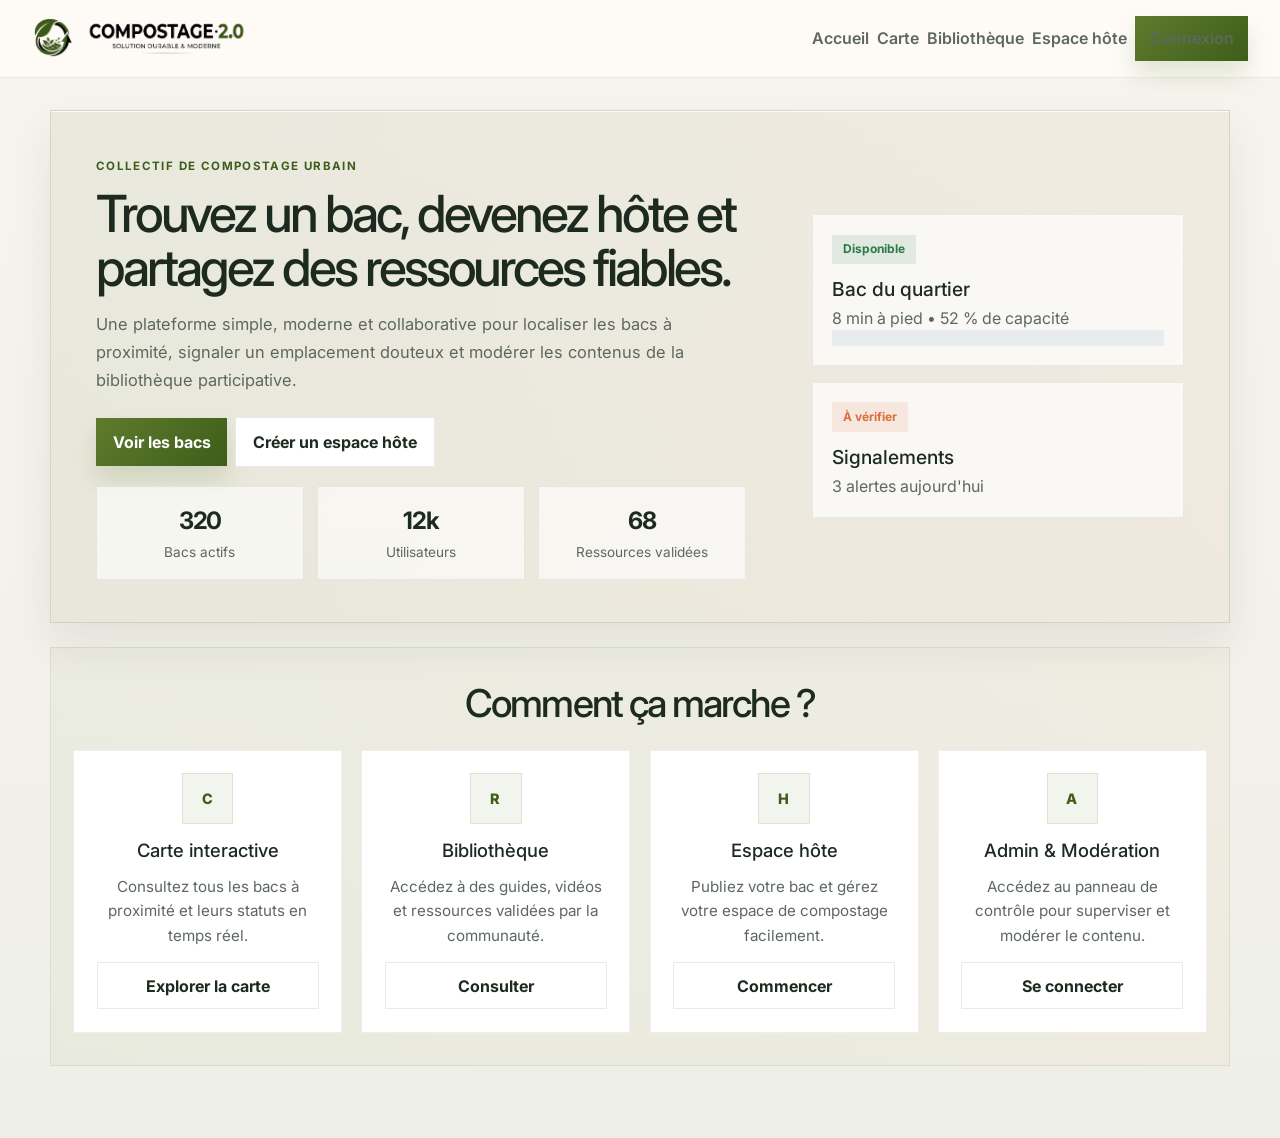
<file: index.html>
<!doctype html>
<html lang="fr">
<head>
  <meta charset="utf-8">
  <meta name="viewport" content="width=device-width,initial-scale=1">
  <title>compostage2.0 — Accueil</title>
  <link rel="manifest" href="manifest.json">
  <link rel="icon" type="image/png" href="favicon.png">
  
  <link rel="stylesheet" href="bootstrap/css/bootstrap.min.css">
  <link rel="stylesheet" href="assets/css/style.css">
  <link rel="preconnect" href="https://fonts.googleapis.com">
  <link rel="preconnect" href="https://fonts.gstatic.com" crossorigin>
  
  <link href="https://fonts.googleapis.com/css2?family=Inter:wght@300;400;500;600;700;800;900&display=swap" rel="stylesheet">
  


</head>
<body>
  <header class="topbar">
    <div class="brand">
      
      <img src="iconify.png" alt="Compostage 2.0 - Logo" class="logo-img">
      <img src="logo.png" alt="Compostage 2.0 - Logo" class="logo-img">
    </div>
    <nav class="main-nav d-flex align-items-center flex-wrap gap-2" aria-label="Navigation principale">
      <a href="index.html">Accueil</a>
      <a href="carte.html">Carte</a>
      <a href="bibliotheque.html">Bibliothèque</a>
      <a href="host.html">Espace hôte</a>
      <a href="connexion.html" class="btn btn-primary btn-small">Connexion</a>
    </nav>
  </header>

  <main class="page-shell">
    <section class="hero panel">
      <div class="hero-copy">
        <span class="eyebrow">Collectif de compostage urbain</span>
        <h1>Trouvez un bac, devenez hôte et partagez des ressources fiables.</h1>
        <p>Une plateforme simple, moderne et collaborative pour localiser les bacs à proximité, signaler un emplacement douteux et modérer les contenus de la bibliothèque participative.</p>
        <div class="cta-row d-flex flex-wrap align-items-center gap-2">
          <a href="carte.html" class="btn btn-primary">Voir les bacs</a>
          <a href="host.html" class="btn btn-secondary">Créer un espace hôte</a>
        </div>
        <div class="stats-grid">
          <div class="stat-card">
            <strong>320</strong>
            <span>Bacs actifs</span>
          </div>
          <div class="stat-card">
            <strong>12k</strong>
            <span>Utilisateurs</span>
          </div>
          <div class="stat-card">
            <strong>68</strong>
            <span>Ressources validées</span>
          </div>
        </div>
      </div>
      <div class="hero-panel">
        <div class="mini-card">
          <span class="status-pill success">Disponible</span>
          <h3>Bac du quartier</h3>
          <p>8 min à pied • 52 % de capacité</p>
          <div class="progress"><span style="width:52%"></span></div>
        </div>
        <div class="mini-card accent">
          <span class="status-pill warning">À vérifier</span>
          <h3>Signalements</h3>
          <p>3 alertes aujourd'hui</p>
        </div>
      </div>
    </section>

    <section class="features-panel">
      <h2>Comment ça marche ?</h2>
      <div class="features-grid">
        <div class="feature-card">
          <div class="feature-icon">C</div>
          <h3>Carte interactive</h3>
          <p>Consultez tous les bacs à proximité et leurs statuts en temps réel.</p>
          <a href="carte.html" class="btn btn-secondary btn-small">Explorer la carte</a>
        </div>
        <div class="feature-card">
          <div class="feature-icon">R</div>
          <h3>Bibliothèque</h3>
          <p>Accédez à des guides, vidéos et ressources validées par la communauté.</p>
          <a href="bibliotheque.html" class="btn btn-secondary btn-small">Consulter</a>
        </div>
        <div class="feature-card">
          <div class="feature-icon">H</div>
          <h3>Espace hôte</h3>
          <p>Publiez votre bac et gérez votre espace de compostage facilement.</p>
          <a href="host.html" class="btn btn-secondary btn-small">Commencer</a>
        </div>
        <div class="feature-card">
          <div class="feature-icon">A</div>
          <h3>Admin & Modération</h3>
          <p>Accédez au panneau de contrôle pour superviser et modérer le contenu.</p>
          <a href="connexion.html" class="btn btn-secondary btn-small">Se connecter</a>
        </div>
      </div>
    </section>
  </main>

  <div id="toast" aria-live="polite"></div>

  <script>
    if ('serviceWorker' in navigator) navigator.serviceWorker.register('/sw.js');
  </script>
</body>
</html>
</file>
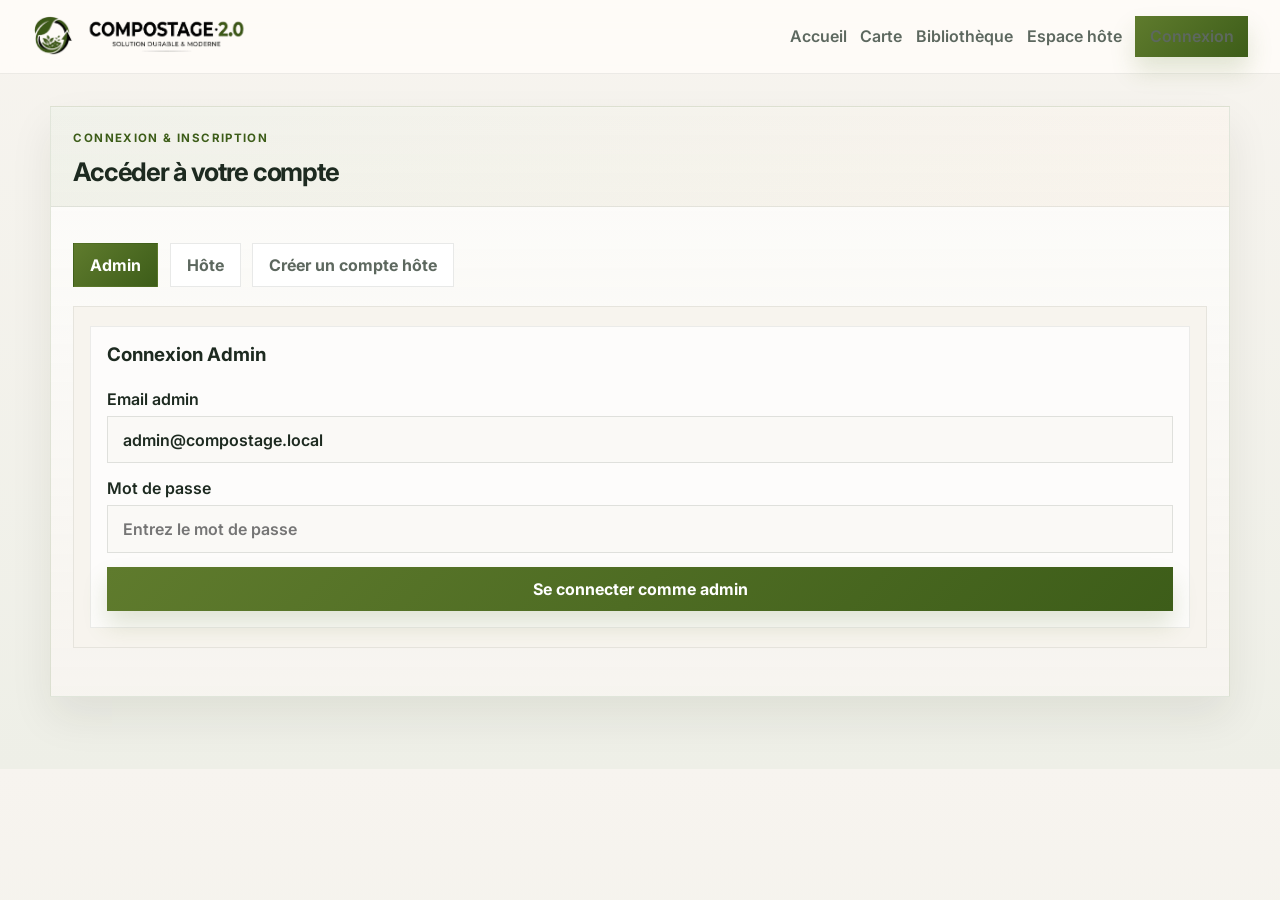
<file: admin.html>
<!doctype html>
<html lang="fr">
<head>
  <meta charset="utf-8">
  <meta name="viewport" content="width=device-width,initial-scale=1">
  <title>compostage2.0 — Admin</title>
  <link rel="manifest" href="manifest.json">
  <link rel="icon" type="image/png" href="favicon.png">
  <link rel="stylesheet" href="assets/css/style.css">
  <link rel="preconnect" href="https://fonts.googleapis.com">
  <link rel="preconnect" href="https://fonts.gstatic.com" crossorigin>
  <link href="https://fonts.googleapis.com/css2?family=Inter:wght@300;400;500;600;700;800;900&display=swap" rel="stylesheet">
</head>
<body>
  <header class="topbar">
   <div class="brand">
      
      <img src="iconify.png" alt="Compostage 2.0 - Logo" class="logo-img">
      <img src="logo.png" alt="Compostage 2.0 - Logo" class="logo-img">
    </div>
    <nav class="main-nav" aria-label="Navigation principale">
      <a href="index.html">Accueil</a>
      <a href="carte.html">Carte</a>
      <a href="bibliotheque.html">Bibliothèque</a>
      <a href="host.html">Espace hôte</a>
      <a href="admin.html" class="btn btn-primary btn-small">Admin</a>
    </nav>
  </header>

  <main class="page-shell">
    <section id="admin" class="panel admin-panel">
      <div class="section-head">
        <div>
          <span class="eyebrow">Panneau d'administration</span>
          <h2>Supervision et modération</h2>
        </div>
        <button id="logout-btn" type="button" class="btn btn-warning btn-small">Déconnexion</button>
      </div>

      <div class="admin-tabs" role="tablist" aria-label="Sections admin">
        <button type="button" class="tab-button active" data-tab="hosts">Hôtes</button>
        <button type="button" class="tab-button" data-tab="reports">Signalements</button>
        <button type="button" class="tab-button" data-tab="library">Bibliothèque</button>
      </div>

      <div class="admin-content">
        <div id="hosts-panel" class="admin-panel-section active">
          <div class="admin-list" id="admin-hosts-list"></div>
        </div>

        <div id="reports-panel" class="admin-panel-section">
          <div class="admin-list" id="admin-reports-list"></div>
        </div>

        <div id="library-panel" class="admin-panel-section">
          <div class="admin-list" id="admin-library-list"></div>
        </div>
      </div>
    </section>
  </main>

  <div id="toast" aria-live="polite"></div>

  <script src="assets/js/pages.js"></script>
  <script src="assets/js/admin.js"></script>
  <script>
    if ('serviceWorker' in navigator) navigator.serviceWorker.register('/sw.js');
  </script>
</body>
</html>
</file>
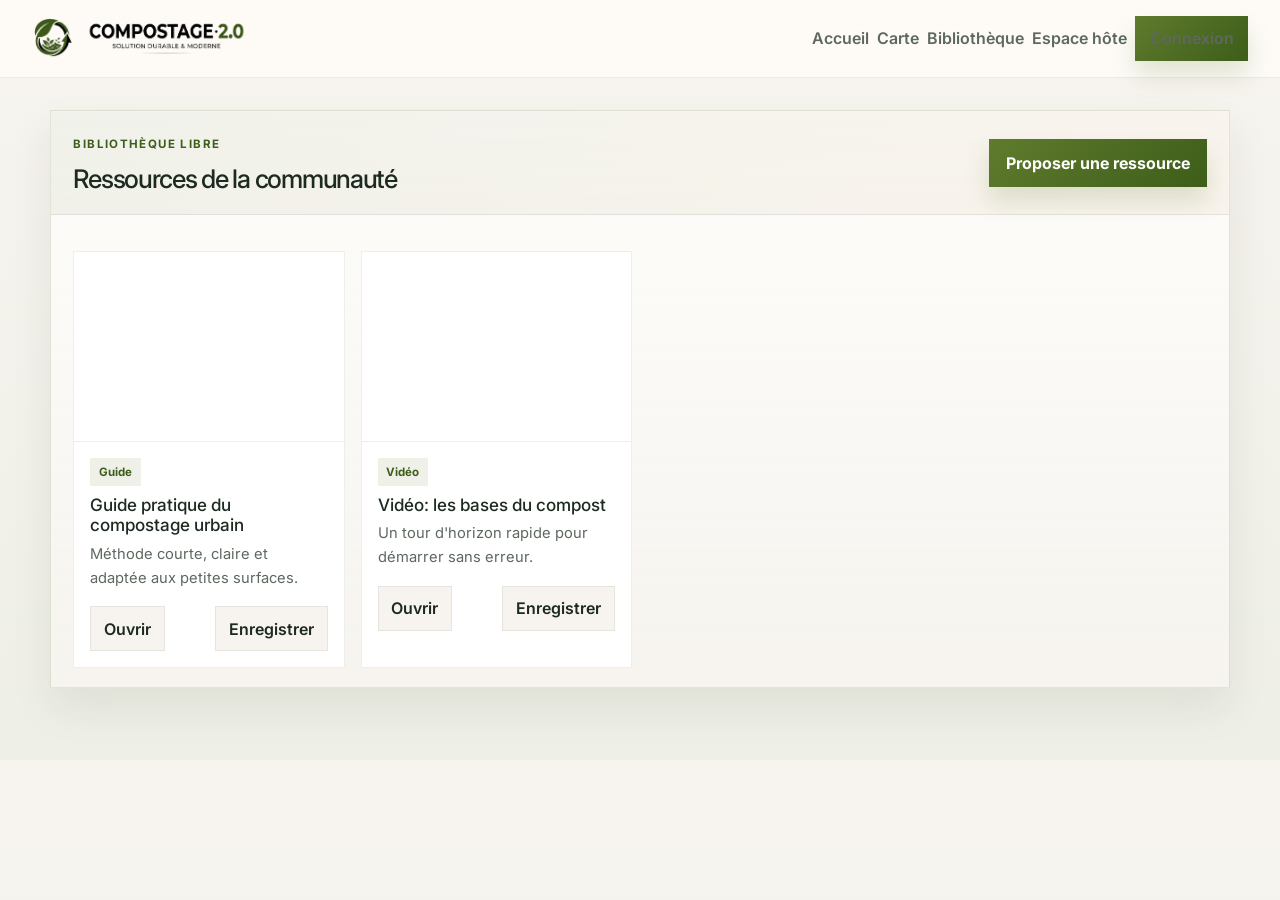
<file: bibliotheque.html>
<!doctype html>
<html lang="fr">
<head>
  <meta charset="utf-8">
  <meta name="viewport" content="width=device-width,initial-scale=1">
  <title>compostage2.0 — Bibliothèque</title>
  <link rel="manifest" href="manifest.json">
  <link rel="icon" type="image/png" href="favicon.png">
  <link rel="stylesheet" href="bootstrap/css/bootstrap.min.css">
  <link rel="stylesheet" href="assets/css/style.css">
  <link rel="preconnect" href="https://fonts.googleapis.com">
  <link rel="preconnect" href="https://fonts.gstatic.com" crossorigin>
  <link href="https://fonts.googleapis.com/css2?family=Inter:wght@300;400;500;600;700;800;900&display=swap" rel="stylesheet">
</head>
<body>
  <header class="topbar">
   <div class="brand">
      
      <img src="iconify.png" alt="Compostage 2.0 - Logo" class="logo-img">
      <img src="logo.png" alt="Compostage 2.0 - Logo" class="logo-img">
    </div>
    <nav class="main-nav d-flex align-items-center flex-wrap gap-2" aria-label="Navigation principale">
      <a href="index.html">Accueil</a>
      <a href="carte.html">Carte</a>
      <a href="bibliotheque.html">Bibliothèque</a>
      <a href="host.html">Espace hôte</a>
      <a href="connexion.html" class="btn btn-primary btn-small">Connexion</a>
    </nav>
  </header>

  <main class="page-shell">
    <section id="bibliotheque" class="panel">
      <div class="section-head">
        <div>
          <span class="eyebrow">Bibliothèque libre</span>
          <h2>Ressources de la communauté</h2>
        </div>
        <button id="add-resource" type="button" class="btn btn-primary">Proposer une ressource</button>
      </div>
      <div id="library-grid" class="library-grid"></div>
    </section>
  </main>

  <div id="resource-modal" class="modal hidden" role="dialog" aria-modal="true" aria-labelledby="resource-modal-title">
    <div class="modal-card">
      <div class="modal-header">
        <h3 id="resource-modal-title">Proposer une ressource</h3>
        <button type="button" class="close-modal" data-close="resource-modal">×</button>
      </div>
      <form id="resource-form">
        <label>
          Titre
          <input type="text" name="title" required>
        </label>
        <label>
          Description
          <textarea name="description" rows="3" required></textarea>
        </label>
        <div class="field-row two-col">
          <label>
            Catégorie
            <select name="category" required>
              <option value="Livre">Livre</option>
              <option value="Guide">Guide</option>
              <option value="Vidéo">Vidéo</option>
              <option value="Lien">Lien</option>
            </select>
          </label>
          <label>
            Lien de la ressource
            <input type="url" name="contentLink" placeholder="https://...">
          </label>
        </div>
        <label>
          Ajouter un fichier PDF ou TXT
          <input type="file" name="contentFile" accept=".pdf,.txt,.doc,.docx">
        </label>
        <label>
          URL de la couverture
          <input type="url" name="coverUrl" placeholder="https://...">
        </label>
        <label>
          Ajouter une image de couverture
          <input type="file" name="coverFile" accept="image/*">
        </label>
        <button type="submit" class="btn btn-primary submit-btn">Soumettre pour validation</button>
      </form>
    </div>
  </div>

  <div id="toast" aria-live="polite"></div>

  <script src="assets/js/pages.js"></script>
  <script src="assets/js/bibliotheque.js"></script>
  <script>
    if ('serviceWorker' in navigator) navigator.serviceWorker.register('/sw.js');
  </script>
</body>
</html>
</file>
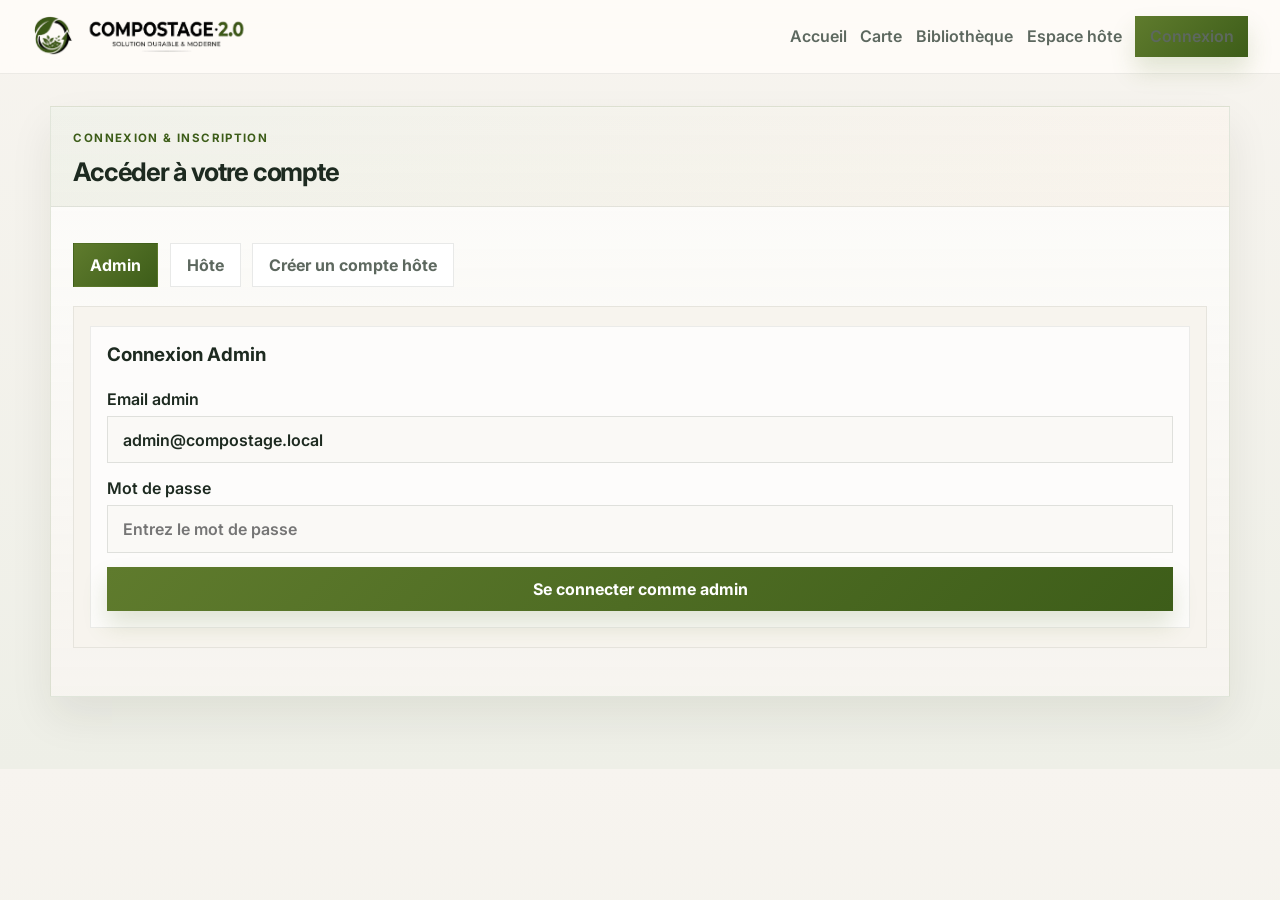
<file: connexion.html>
<!doctype html>
<html lang="fr">
<head>
  <meta charset="utf-8">
  <meta name="viewport" content="width=device-width,initial-scale=1">
  <title>compostage2.0 — Connexion</title>
  <link rel="manifest" href="manifest.json">
  <link rel="icon" type="image/png" href="favicon.png">
  <link rel="stylesheet" href="assets/css/style.css">
  <link rel="preconnect" href="https://fonts.googleapis.com">
  <link rel="preconnect" href="https://fonts.gstatic.com" crossorigin>
  <link href="https://fonts.googleapis.com/css2?family=Inter:wght@300;400;500;600;700;800;900&display=swap" rel="stylesheet">
</head>
<body>
  <header class="topbar">
   <div class="brand">
      
      <img src="iconify.png" alt="Compostage 2.0 - Logo" class="logo-img">
      <img src="logo.png" alt="Compostage 2.0 - Logo" class="logo-img">
    </div>
    <nav class="main-nav" aria-label="Navigation principale">
      <a href="index.html">Accueil</a>
      <a href="carte.html">Carte</a>
      <a href="bibliotheque.html">Bibliothèque</a>
      <a href="host.html">Espace hôte</a>
      <a href="connexion.html" class="btn btn-primary btn-small">Connexion</a>
    </nav>
  </header>

  <main class="page-shell">
    <section id="connexion" class="panel auth-panel">
      <div class="section-head">
        <div>
          <span class="eyebrow">Connexion & Inscription</span>
          <h2>Accéder à votre compte</h2>
        </div>
      </div>

      <div class="auth-tabs" role="tablist" aria-label="Choix de connexion">
        <button type="button" class="auth-tab active" data-auth-tab="admin">Admin</button>
        <button type="button" class="auth-tab" data-auth-tab="host">Hôte</button>
        <button type="button" class="auth-tab" data-auth-tab="register">Créer un compte hôte</button>
      </div>

      <div class="auth-box">
        <form id="admin-login-form" class="auth-form active">
          <h3>Connexion Admin</h3>
          <label>
            Email admin
            <input type="email" value="admin@compostage.local" readonly>
          </label>
          <label>
            Mot de passe
            <input type="password" id="admin-pass" placeholder="Entrez le mot de passe" required>
          </label>
          <button type="submit" class="btn btn-primary">Se connecter comme admin</button>
        </form>

        <form id="host-login-form" class="auth-form">
          <h3>Connexion Hôte</h3>
          <label>
            Email
            <input type="email" id="host-login-email" placeholder="hote@email.com" required>
          </label>
          <label>
            Mot de passe
            <input type="password" id="host-login-pass" placeholder="Votre mot de passe" required>
          </label>
          <button type="submit" class="btn btn-primary">Se connecter comme hôte</button>
        </form>

        <form id="host-register-form" class="auth-form">
          <h3>Créer un compte hôte</h3>
          <label>
            Nom
            <input type="text" id="host-name" placeholder="Noms et prénom" required>
          </label>
          <label>
            Email
            <input type="email" id="host-email" placeholder="votre@email.com" required>
          </label>
          <label>
            Numéro de téléphone
            <input type="tel" id="host-phone" placeholder="+257 68 000 00" required>
          </label>
          <label>
            Mot de passe
            <input type="password" id="host-password" placeholder="Créez un mot de passe" required>
          </label>
          <button type="submit" class="btn btn-secondary">Créer mon compte hôte</button>
        </form>
      </div>
    </section>
  </main>

  <div id="toast" aria-live="polite"></div>

  <script src="assets/js/pages.js"></script>
  <script src="assets/js/connexion.js"></script>
  <script>
    if ('serviceWorker' in navigator) navigator.serviceWorker.register('/sw.js');
  </script>
</body>
</html>
</file>
<file: assets/css/style.css>
:root {
  --bg: #f4f1ea;
  --panel: #fffdf9;
  --panel-soft: #f0efe9;
  --surface: #e9e4d8;
  --ink: #1d2a20;
  --muted: #5d685f;
  --primary: #5f7b2d;
  --primary-deep: #3d5d19;
  --secondary: #d49a5a;
  --warning: #d96f3d;
  --danger: #c94e4e;
  --success: #2d7a49;
  --border: rgba(29, 42, 32, 0.08);
  --shadow: 0 18px 45px rgba(35, 51, 25, 0.08);
}

* {
  box-sizing: border-box;
  border-radius: 0 !important;
}

*::before,
*::after {
  border-radius: 0 !important;
}

html {
  scroll-behavior: smooth;
}

body {
  margin: 0;
  font-family: "Inter", Arial, sans-serif;
  background: linear-gradient(180deg, #f7f4ef 0%, #eeefe7 100%);
  color: var(--ink);
}

a {
  color: inherit;
  text-decoration: none;
}

button,
input,
select,
textarea {
  font: inherit;
}

button {
  cursor: pointer;
}

.topbar {
  position: sticky;
  top: 0;
  z-index: 20;
  display: flex;
  justify-content: space-between;
  align-items: center;
  gap: 1rem;
  padding: 1rem 2rem;
  background: rgba(255, 253, 249, 0.82);
  backdrop-filter: blur(18px);
  border-bottom: 1px solid var(--border);
}

.logo-img {
  height: 40px;
  /* Ajustez la hauteur souhaitée */
  width: auto;
  /* Conserve le ratio d'aspect */
  display: block;
}

.brand {
  display: flex;
  align-items: center;
  gap: 0.75rem;
  font-weight: 800;
  letter-spacing: -0.04em;
}

.brand-mark {
  width: 2.2rem;
  height: 2.2rem;
  display: grid;
  place-items: center;
  border-radius: 0.8rem;
  background: linear-gradient(135deg, var(--primary), var(--primary-deep));
  color: #fff;
  box-shadow: var(--shadow);
}

.main-nav {
  display: flex;
  align-items: center;
  gap: 0.85rem;
  flex-wrap: wrap;
}

.main-nav a {
  color: var(--muted);
  font-weight: 600;
}

.page-shell {
  max-width: 1220px;
  margin: 0 auto;
  padding: 2rem 1.25rem 3rem;
}

.panel {
  position: relative;
  background: linear-gradient(180deg, rgba(255, 255, 255, 0.78) 0%, rgba(248, 245, 240, 0.9) 100%);
  border: 1px solid rgba(61, 93, 25, 0.14);
  border-radius: 1.8rem;
  box-shadow: 0 20px 40px rgba(34, 42, 22, 0.08), inset 0 1px 0 rgba(255, 255, 255, 0.8);
  padding: 0;
  margin-bottom: 1.5rem;
  overflow: hidden;
}

.panel>* {
  padding-left: 1.4rem;
  padding-right: 1.4rem;
}

.panel>.section-head,
.panel>.admin-tabs,
.panel>.admin-content,
.panel>.auth-tabs,
.panel>.auth-box,
.panel>.host-grid,
.panel>.map-layout,
.panel>.library-grid,
.panel>.hero-copy,
.panel>.hero-panel,
.panel>.host-form,
.panel>.host-side-card {
  padding-top: 1.2rem;
  padding-bottom: 1.2rem;
}

.hero {
  display: grid;
  grid-template-columns: 1.25fr 0.75fr;
  gap: 1.3rem;
  background: linear-gradient(135deg, rgba(97, 122, 49, 0.09), rgba(212, 154, 90, 0.09));
  padding: 1.4rem;
}

.eyebrow {
  display: inline-block;
  margin-bottom: 0.7rem;
  text-transform: uppercase;
  letter-spacing: 0.12em;
  font-size: 0.72rem;
  color: var(--primary-deep);
  font-weight: 700;
}

.hero-copy h1 {
  margin: 0;
  font-size: clamp(2.2rem, 4vw, 4rem);
  line-height: 1.05;
  letter-spacing: -0.06em;
}

.hero-copy p {
  margin: 1rem 0 1.4rem;
  max-width: 650px;
  color: var(--muted);
  font-size: 1.03rem;
  line-height: 1.7;
}

.cta-row {
  display: flex;
  flex-wrap: wrap;
  gap: 0.8rem;
  margin-bottom: 1.2rem;
}

.btn {
  display: inline-flex;
  align-items: center;
  justify-content: center;
  border: 1px solid transparent;
  padding: 0.75rem 1.05rem;
  font-weight: 700;
  transition: transform 0.2s ease, box-shadow 0.2s ease, opacity 0.2s ease;
  border: none;
}

.btn:hover {
  transform: translateY(-1px);
}

.btn-primary {
  background: linear-gradient(135deg, var(--primary), var(--primary-deep));
  color: #fff;
  box-shadow: 0 14px 24px rgba(95, 123, 45, 0.18);
}

.btn-secondary {
  background: #fff;
  border: 1px solid rgba(29, 42, 32, 0.1);
  color: var(--ink);
}

.btn-warning {
  background: linear-gradient(135deg, var(--warning), #c95c35);
  color: #fff;
}

.btn-small {
  padding: 0.65rem 0.9rem;
}

.stats-grid {
  display: grid;
  grid-template-columns: repeat(3, minmax(110px, 1fr));
  gap: 0.8rem;
}

.stat-card {
  padding: 1rem 0.8rem;
  border-radius: 1rem;
  background: rgba(255, 255, 255, 0.62);
  border: 1px solid var(--border);
  text-align: center;
}

.stat-card strong {
  display: block;
  font-size: 1.5rem;
  letter-spacing: -0.05em;
}

.stat-card span {
  color: var(--muted);
  font-size: 0.85rem;
}

.hero-panel {
  display: grid;
  gap: 1rem;
  align-content: center;
}

.mini-card {
  background: rgba(255, 255, 255, 0.7);
  border: 1px solid var(--border);
  border-radius: 1.2rem;
  padding: 1.2rem;
}

.mini-card h3 {
  margin: 0.9rem 0 0.3rem;
  font-size: 1.2rem;
}

.mini-card p {
  margin: 0;
  color: var(--muted);
}

.section-head {
  display: flex;
  align-items: center;
  justify-content: space-between;
  gap: 1rem;
  margin-bottom: 0;
  padding: 1.2rem 1.4rem 1rem;
  background: linear-gradient(135deg, rgba(95, 123, 45, 0.08), rgba(212, 154, 90, 0.08));
  border-bottom: 1px solid rgba(29, 42, 32, 0.08);
}

.section-head h2 {
  margin: 0;
  font-size: clamp(1.5rem, 2vw, 2.3rem);
  letter-spacing: -0.05em;
}

.inline-actions {
  display: flex;
  flex-wrap: wrap;
  gap: 0.75rem;
}

.map-layout {
  display: grid;
  grid-template-columns: 1.6fr 0.9fr;
  gap: 1rem;
  padding: 1.2rem 1.4rem 1.4rem;
}

#map,
#host-map {
  width: 100%;
  min-height: 360px;
  border-radius: 1.1rem;
  overflow: hidden;
  border: 1px solid var(--border);
}

.host-list {
  display: flex;
  flex-direction: column;
  gap: 0.8rem;
}

.host-item {
  background: #f8f6f1;
  border: 1px solid var(--border);
  border-radius: 1rem;
  padding: 1rem;
}

.host-item-top {
  display: flex;
  justify-content: space-between;
  align-items: center;
  gap: 0.75rem;
  margin-bottom: 0.7rem;
}

.host-item h3 {
  margin: 0;
  font-size: 1.05rem;
}

.host-item p {
  margin: 0.3rem 0;
  color: var(--muted);
}

.host-item-actions {
  display: flex;
  gap: 0.6rem;
  flex-wrap: wrap;
  margin-top: 0.85rem;
}

.status-pill {
  display: inline-flex;
  align-items: center;
  padding: 0.35rem 0.7rem;
  border-radius: 999px;
  font-size: 0.75rem;
  font-weight: 700;
}

.status-pill.success {
  background: rgba(45, 122, 73, 0.12);
  color: var(--success);
}

.status-pill.warning {
  background: rgba(217, 111, 61, 0.12);
  color: var(--warning);
}

.status-pill.danger {
  background: rgba(201, 78, 78, 0.12);
  color: var(--danger);
}

.library-grid {
  display: grid;
  grid-template-columns: repeat(3, minmax(220px, 1fr));
  gap: 1rem;
}

.resource-card {
  background: #fff;
  border: 1px solid var(--border);
  border-radius: 1.2rem;
  overflow: hidden;
}

.resource-cover {
  height: 180px;
  background-size: cover;
  background-position: center;
}

.resource-body {
  padding: 1rem;
}

.resource-tag {
  display: inline-block;
  padding: 0.35rem 0.6rem;
  border-radius: 999px;
  background: rgba(95, 123, 45, 0.12);
  color: var(--primary-deep);
  font-size: 0.72rem;
  font-weight: 700;
  margin-bottom: 0.75rem;
}

.resource-body h3 {
  margin: 0 0 0.5rem;
  font-size: 1.15rem;
}

.resource-body p {
  margin: 0;
  color: var(--muted);
  line-height: 1.6;
}

.resource-links {
  display: flex;
  justify-content: space-between;
  align-items: center;
  gap: 0.75rem;
  margin-top: 1rem;
}

.resource-links a,
.resource-links button {
  background: transparent;
  border: 0;
  color: var(--primary-deep);
  font-weight: 700;
}

.host-grid {
  display: grid;
  grid-template-columns: 1.2fr 0.8fr;
  gap: 1.1rem;
  padding: 1.2rem 1.4rem 1.4rem;
}

.host-form,
.auth-form,
.modal-card,
.host-side-card {
  background: rgba(255, 255, 255, 0.76);
  border: 1px solid var(--border);
  border-radius: 1.2rem;
  padding: 1rem;
}

.host-form,
.auth-form {
  display: grid;
  gap: 0.9rem;
}

label {
  display: grid;
  gap: 0.45rem;
  font-weight: 600;
  color: var(--ink);
}

input,
select,
textarea {
  width: 100%;
  border: 1px solid rgba(29, 42, 32, 0.12);
  border-radius: 0.8rem;
  padding: 0.8rem 0.9rem;
  background: #fff;
  color: var(--ink);
}

textarea {
  resize: vertical;
}

.field-row.two-col,
.coords-row {
  display: grid;
  grid-template-columns: repeat(2, minmax(0, 1fr));
  gap: 0.8rem;
}

.gps-box {
  display: grid;
  gap: 0.8rem;
  padding: 0.9rem;
  border: 1px solid var(--border);
  border-radius: 1rem;
  background: #f9f7f2;
}

.label-small {
  font-size: 0.75rem;
  text-transform: uppercase;
  letter-spacing: 0.08em;
  color: var(--muted);
  font-weight: 700;
}

.submit-btn {
  margin-top: 0.2rem;
}

.host-side-card h3 {
  margin-top: 0;
}

.host-side-card ul {
  margin: 0 0 1rem;
  padding-left: 1.1rem;
  color: var(--muted);
  line-height: 1.7;
}

.info-box {
  background: linear-gradient(135deg, rgba(95, 123, 45, 0.07), rgba(212, 154, 90, 0.08));
  border-radius: 1rem;
  border: 1px solid var(--border);
  padding: 1rem;
}

.admin-tabs,
.auth-tabs {
  display: flex;
  flex-wrap: wrap;
  gap: 0.7rem;
  margin-bottom: 0;
  padding: 1rem 1.4rem 0.2rem;
}

.tab-button,
.auth-tab {
  border: 1px solid rgba(29, 42, 32, 0.1);
  background: #fff;
  color: var(--muted);
  border-radius: 999px;
  padding: 0.7rem 1rem;
  font-weight: 700;
}

.tab-button.active,
.auth-tab.active {
  background: linear-gradient(135deg, var(--primary), var(--primary-deep));
  color: #fff;
  border-color: transparent;
}

.admin-panel-section,
.auth-form {
  display: none;
}

.admin-panel-section.active,
.auth-form.active {
  display: grid;
}

.admin-list {
  display: grid;
  gap: 0.9rem;
}

.admin-item {
  background: #fff;
  border: 1px solid var(--border);
  border-radius: 1rem;
  padding: 1rem;
}

.admin-item-head {
  display: flex;
  align-items: center;
  justify-content: space-between;
  gap: 0.75rem;
  margin-bottom: 0.6rem;
}

.admin-item-head h3 {
  margin: 0;
}

.admin-item p,
.admin-item li {
  color: var(--muted);
  line-height: 1.6;
}

.admin-actions {
  display: flex;
  flex-wrap: wrap;
  gap: 0.6rem;
  margin-top: 0.9rem;
}

.admin-actions button {
  border: 0;
  border-radius: 0.8rem;
  padding: 0.7rem 0.85rem;
  font-weight: 700;
}

.admin-actions button[data-host-status],
.admin-actions .approve {
  background: rgba(45, 122, 73, 0.1);
  color: var(--success);
}

.admin-actions button[data-host-delete],
.admin-actions .reject {
  background: rgba(201, 78, 78, 0.1);
  color: var(--danger);
}

.auth-panel {
  padding-bottom: 1.6rem;
}

.auth-box {
  background: #f7f4ee;
  border: 1px solid var(--border);
  border-radius: 1.2rem;
  padding: 1rem;
  margin: 0 1.4rem 1.4rem;
}

.auth-form h3 {
  margin-top: 0;
  margin-bottom: 0.5rem;
}

.session-pill {
  padding: 0.45rem 0.75rem;
  border-radius: 999px;
  background: rgba(95, 123, 45, 0.12);
  color: var(--primary-deep);
  font-weight: 700;
}

.modal {
  position: fixed;
  inset: 0;
  background: rgba(17, 24, 20, 0.45);
  display: flex;
  align-items: center;
  justify-content: center;
  padding: 1rem;
  z-index: 40;
}

.modal.hidden {
  display: none;
}

.modal-card {
  width: min(440px, 96vw);
  max-height: calc(100vh - 2rem);
  overflow: auto;
  padding: 1rem;
}

.modal-header {
  display: flex;
  align-items: center;
  justify-content: space-between;
  gap: 0.75rem;
  margin-bottom: 0.8rem;
}

.modal-header h3 {
  margin: 0;
}

.close-modal {
  width: 2.3rem;
  height: 2.3rem;
  border-radius: 999px;
  border: 1px solid var(--border);
  background: #fff;
  font-size: 1.4rem;
}

#toast {
  position: fixed;
  bottom: 1.25rem;
  right: 1.25rem;
  background: rgba(18, 24, 20, 0.95);
  color: #fff;
  padding: 0.9rem 1rem;
  opacity: 0;
  transform: translateY(10px);
  transition: opacity 0.2s ease, transform 0.2s ease;
  z-index: 50;
  max-width: 320px;
}

#toast.show {
  opacity: 1;
  transform: translateY(0);
}

@media (max-width: 980px) {

  .map-layout,
  .host-grid,
  .hero {
    grid-template-columns: 1fr;
  }

  .library-grid {
    grid-template-columns: repeat(2, minmax(220px, 1fr));
  }
}

button,
.btn,
.panel,
.card,
.feature-card,
.resource-card,
.host-item,
.admin-item,
.auth-box,
.modal-card,
.modal-header,
#toast,
input,
select,
textarea,
.brand-mark,
.status-pill,
.tab-button,
.auth-tab,
.close-modal,
.mini-card,
.stat-card,
.info-box,
.gps-box,
.resource-cover,
.host-form,
.host-side-card,
#map,
#host-map {
  border-radius: 0 !important;
}

.features-panel {
  background: linear-gradient(135deg, rgba(97, 122, 49, 0.05), rgba(212, 154, 90, 0.05));
  border-radius: 1.6rem;
  border: 1px solid var(--border);
  padding: 2rem 1.4rem;
  margin-bottom: 1.5rem;
}

.features-panel h2 {
  margin: 0 0 1.5rem;
  font-size: clamp(1.8rem, 3vw, 2.4rem);
  letter-spacing: -0.05em;
  text-align: center;
  color: var(--ink);
}

.features-grid {
  display: grid;
  grid-template-columns: repeat(4, minmax(200px, 1fr));
  gap: 1.2rem;
}

.feature-card {
  background: #fff;
  border: 1px solid var(--border);
  border-radius: 1.2rem;
  padding: 1.4rem;
  display: grid;
  gap: 0.9rem;
  text-align: center;
  transition: transform 0.2s ease, box-shadow 0.2s ease;
}

.feature-card:hover {
  transform: translateY(-4px);
  box-shadow: 0 12px 28px rgba(35, 51, 25, 0.12);
}

.feature-icon {
  display: grid;
  place-items: center;
  width: 3.2rem;
  height: 3.2rem;
  margin: 0 auto;
  background: rgba(95, 123, 45, 0.08);
  border: 1px solid rgba(61, 93, 25, 0.12);
  color: var(--primary-deep);
  font-size: 0.9rem;
  font-weight: 800;
  letter-spacing: 0.08em;
  text-transform: uppercase;
}

.feature-card h3 {
  margin: 0;
  font-size: 1.15rem;
  color: var(--ink);
}

.feature-card p {
  margin: 0;
  color: var(--muted);
  font-size: 0.95rem;
  line-height: 1.6;
}

.feature-card .btn {
  width: 100%;
}

@media (max-width: 980px) {
  .features-grid {
    grid-template-columns: repeat(2, minmax(200px, 1fr));
  }
}

@media (max-width: 640px) {
  .topbar {
    padding: 0.9rem 1rem;
  }

  .main-nav {
    gap: 0.5rem;
  }

  .page-shell {
    padding: 1rem 0.85rem 2.5rem;
  }

  .section-head {
    flex-direction: column;
    align-items: flex-start;
  }

  .field-row.two-col,
  .coords-row,
  .stats-grid,
  .library-grid,
  .features-grid {
    grid-template-columns: 1fr;
  }

  .btn {
    width: 100%;
  }

  .inline-actions,
  .cta-row {
    width: 100%;
  }

  .features-panel {
    padding: 1.2rem 1rem;
  }

  .features-panel h2 {
    font-size: 1.5rem;
    margin-bottom: 1.2rem;
  }
}

.section-head {
  display: flex;
  justify-content: space-between;
  align-items: center;
  gap: 1rem;
  margin-bottom: 1rem;
}

.section-head h2 {
  margin: 0;
  font-size: clamp(1.5rem, 2vw, 2.2rem);
  letter-spacing: -0.05em;
}

.inline-actions {
  display: flex;
  gap: 0.7rem;
  flex-wrap: wrap;
}

.map-layout {
  display: grid;
  grid-template-columns: minmax(0, 2fr) minmax(280px, 0.9fr);
  gap: 1rem;
}

#map,
#host-map {
  width: 100%;
  min-height: 420px;
  overflow: hidden;
  border: 1px solid var(--border);
  background: #dfeeda;
}

.host-list {
  display: grid;
  grid-template-columns: 1fr;
  gap: 0.8rem;
  align-content: start;
}

.host-item {
  padding: 1rem;
  background: #fff;
  border: 1px solid var(--border);
}

.host-item-top {
  display: flex;
  justify-content: space-between;
  gap: 0.5rem;
  align-items: center;
  margin-bottom: 0.5rem;
}

.host-item h3 {
  margin: 0;
  font-size: 1rem;
}

.host-item p {
  margin: 0.35rem 0;
  color: var(--muted);
  font-size: 0.9rem;
}

.host-item-actions {
  display: flex;
  gap: 0.5rem;
  margin-top: 0.8rem;
  flex-wrap: wrap;
}

.library-grid {
  display: grid;
  grid-template-columns: repeat(4, minmax(0, 1fr));
  gap: 1rem;
}

.resource-card {
  overflow: hidden;
  background: #fff;
  border: 1px solid var(--border);
  border-radius: 1.2rem;
}

.resource-cover {
  height: 190px;
  background-size: cover;
  background-position: center;
  border-bottom: 1px solid var(--border);
}

.resource-body {
  padding: 1rem;
}

.resource-tag {
  display: inline-flex;
  margin-bottom: 0.55rem;
  padding: 0.32rem 0.55rem;
  border-radius: 999px;
  font-size: 0.72rem;
  font-weight: 700;
  background: rgba(95, 123, 45, 0.1);
  color: var(--primary-deep);
}

.resource-body h3 {
  margin: 0 0 0.45rem;
  font-size: 1.07rem;
}

.resource-body p {
  margin: 0 0 0.9rem;
  color: var(--muted);
  line-height: 1.6;
  font-size: 0.92rem;
}

.resource-links {
  display: flex;
  gap: 0.5rem;
  flex-wrap: wrap;
}

.resource-links a,
.resource-links button {
  display: inline-flex;
  align-items: center;
  justify-content: center;
  padding: 0.6rem 0.8rem;
  border-radius: 0.75rem;
  border: 1px solid var(--border);
  background: #f7f4ef;
  color: var(--ink);
  font-weight: 600;
}

.host-grid {
  display: grid;
  grid-template-columns: 1.2fr 0.8fr;
  gap: 1rem;
}

.host-form {
  display: grid;
  gap: 1rem;
  padding: 1rem;
  background: #fff;
  border: 1px solid var(--border);
  border-radius: 1.2rem;
}

label {
  display: grid;
  gap: 0.45rem;
  color: var(--ink);
  font-weight: 600;
}

input,
select,
textarea {
  width: 100%;
  border: 1px solid rgba(29, 42, 32, 0.12);
  border-radius: 0.8rem;
  background: #faf9f6;
  color: var(--ink);
  padding: 0.8rem 0.9rem;
}

input:focus,
select:focus,
textarea:focus {
  outline: 2px solid rgba(95, 123, 45, 0.18);
  border-color: rgba(95, 123, 45, 0.4);
}

.field-row {
  display: grid;
  gap: 1rem;
}

.two-col {
  grid-template-columns: repeat(2, minmax(0, 1fr));
}

.gps-box {
  display: grid;
  gap: 0.8rem;
  padding: 0.9rem;
  border-radius: 1rem;
  background: rgba(95, 123, 45, 0.04);
  border: 1px dashed rgba(95, 123, 45, 0.25);
}

.label-small {
  display: block;
  margin-bottom: 0.4rem;
  color: var(--muted);
  font-size: 0.78rem;
  text-transform: uppercase;
  letter-spacing: 0.08em;
}

.coords-row {
  display: grid;
  grid-template-columns: repeat(2, minmax(0, 1fr));
  gap: 0.7rem;
}

.submit-btn {
  width: 100%;
}

.host-side-card {
  padding: 1.1rem;
  background: linear-gradient(180deg, rgba(95, 123, 45, 0.06), rgba(212, 154, 90, 0.06));
  border: 1px solid var(--border);
  border-radius: 1.2rem;
}

.host-side-card h3 {
  margin-top: 0;
}

.host-side-card ul {
  padding-left: 1rem;
  color: var(--muted);
  line-height: 1.9;
}

.info-box {
  margin-top: 1rem;
  padding: 1rem;
  border-radius: 1rem;
  background: rgba(255, 255, 255, 0.7);
  border: 1px solid var(--border);
}

.admin-tabs {
  display: flex;
  gap: 0.7rem;
  flex-wrap: wrap;
  margin-bottom: 1rem;
}

.tab-button {
  border: 1px solid var(--border);
  background: #fff;
  color: var(--ink);
  padding: 0.7rem 1rem;
  border-radius: 0.8rem;
  font-weight: 700;
}

.tab-button.active {
  background: var(--primary);
  color: #fff;
  border-color: var(--primary);
}

.admin-panel-section {
  display: none;
}

.admin-panel-section.active {
  display: block;
}

.admin-list {
  display: grid;
  gap: 0.9rem;
}

.admin-item {
  padding: 1rem;
  background: #fff;
  border: 1px solid var(--border);
  border-radius: 1rem;
}

.admin-item-head {
  display: flex;
  justify-content: space-between;
  align-items: center;
  gap: 1rem;
  margin-bottom: 0.5rem;
}

.admin-item-head h3 {
  margin: 0;
}

.admin-item p,
.admin-item li {
  margin: 0.25rem 0;
  color: var(--muted);
  line-height: 1.6;
}

.admin-actions {
  display: flex;
  gap: 0.6rem;
  flex-wrap: wrap;
  margin-top: 0.8rem;
}

.admin-actions button {
  border: 1px solid var(--border);
  background: #f9f6f2;
  color: var(--ink);
  border-radius: 0.75rem;
  padding: 0.6rem 0.8rem;
  font-weight: 700;
}

.admin-actions .approve {
  background: rgba(45, 122, 73, 0.12);
  color: var(--success);
  border-color: rgba(45, 122, 73, 0.18);
}

.admin-actions .reject {
  background: rgba(201, 78, 78, 0.08);
  color: var(--danger);
  border-color: rgba(201, 78, 78, 0.18);
}

.modal {
  position: fixed;
  inset: 0;
  display: grid;
  place-items: center;
  background: rgba(29, 42, 32, 0.42);
  z-index: 100;
  padding: 1rem;
}

.modal.hidden {
  display: none;
}

.modal-card {
  width: min(620px, 100%);
  background: #fffdf9;
  border-radius: 1.2rem;
  border: 1px solid var(--border);
  box-shadow: var(--shadow);
  padding: 1rem 1.1rem 1.2rem;
}

.modal-header {
  display: flex;
  justify-content: space-between;
  align-items: center;
  margin-bottom: 0.75rem;
}

.modal-header h3 {
  margin: 0;
}

.close-modal {
  border: 1px solid var(--border);
  background: #fff;
  width: 2rem;
  height: 2rem;
  border-radius: 0.7rem;
  font-size: 1.4rem;
  line-height: 1;
  color: var(--ink);
}

#resource-form,
#report-form {
  display: grid;
  gap: 0.9rem;
}

.toast {
  position: fixed;
  right: 1rem;
  bottom: 1rem;
  max-width: 320px;
  background: rgba(29, 42, 32, 0.9);
  color: #fff;
  padding: 0.9rem 1rem;
  border-radius: 0.9rem;
  opacity: 0;
  transform: translateY(10px);
  transition: opacity 0.2s ease, transform 0.2s ease;
  pointer-events: none;
  z-index: 120;
}

.toast.show {
  opacity: 1;
  transform: translateY(0);
}

@media (max-width: 980px) {

  .hero,
  .map-layout,
  .host-grid {
    grid-template-columns: 1fr;
  }

  .library-grid {
    grid-template-columns: repeat(2, minmax(0, 1fr));
  }
}

@media (max-width: 640px) {
  .topbar {
    padding: 0.9rem 1rem;
    align-items: flex-start;
    flex-direction: column;
  }

  .main-nav {
    width: 100%;
    justify-content: space-between;
  }

  .page-shell {
    padding: 1rem 0.8rem 2.5rem;
  }

  .panel {
    padding: 1rem;
    border-radius: 1.2rem;
  }

  .section-head {
    align-items: flex-start;
    flex-direction: column;
  }

  .stats-grid,
  .two-col,
  .coords-row,
  .library-grid {
    grid-template-columns: 1fr;
  }

  #map,
  #host-map {
    min-height: 300px;
  }
}
</file>
